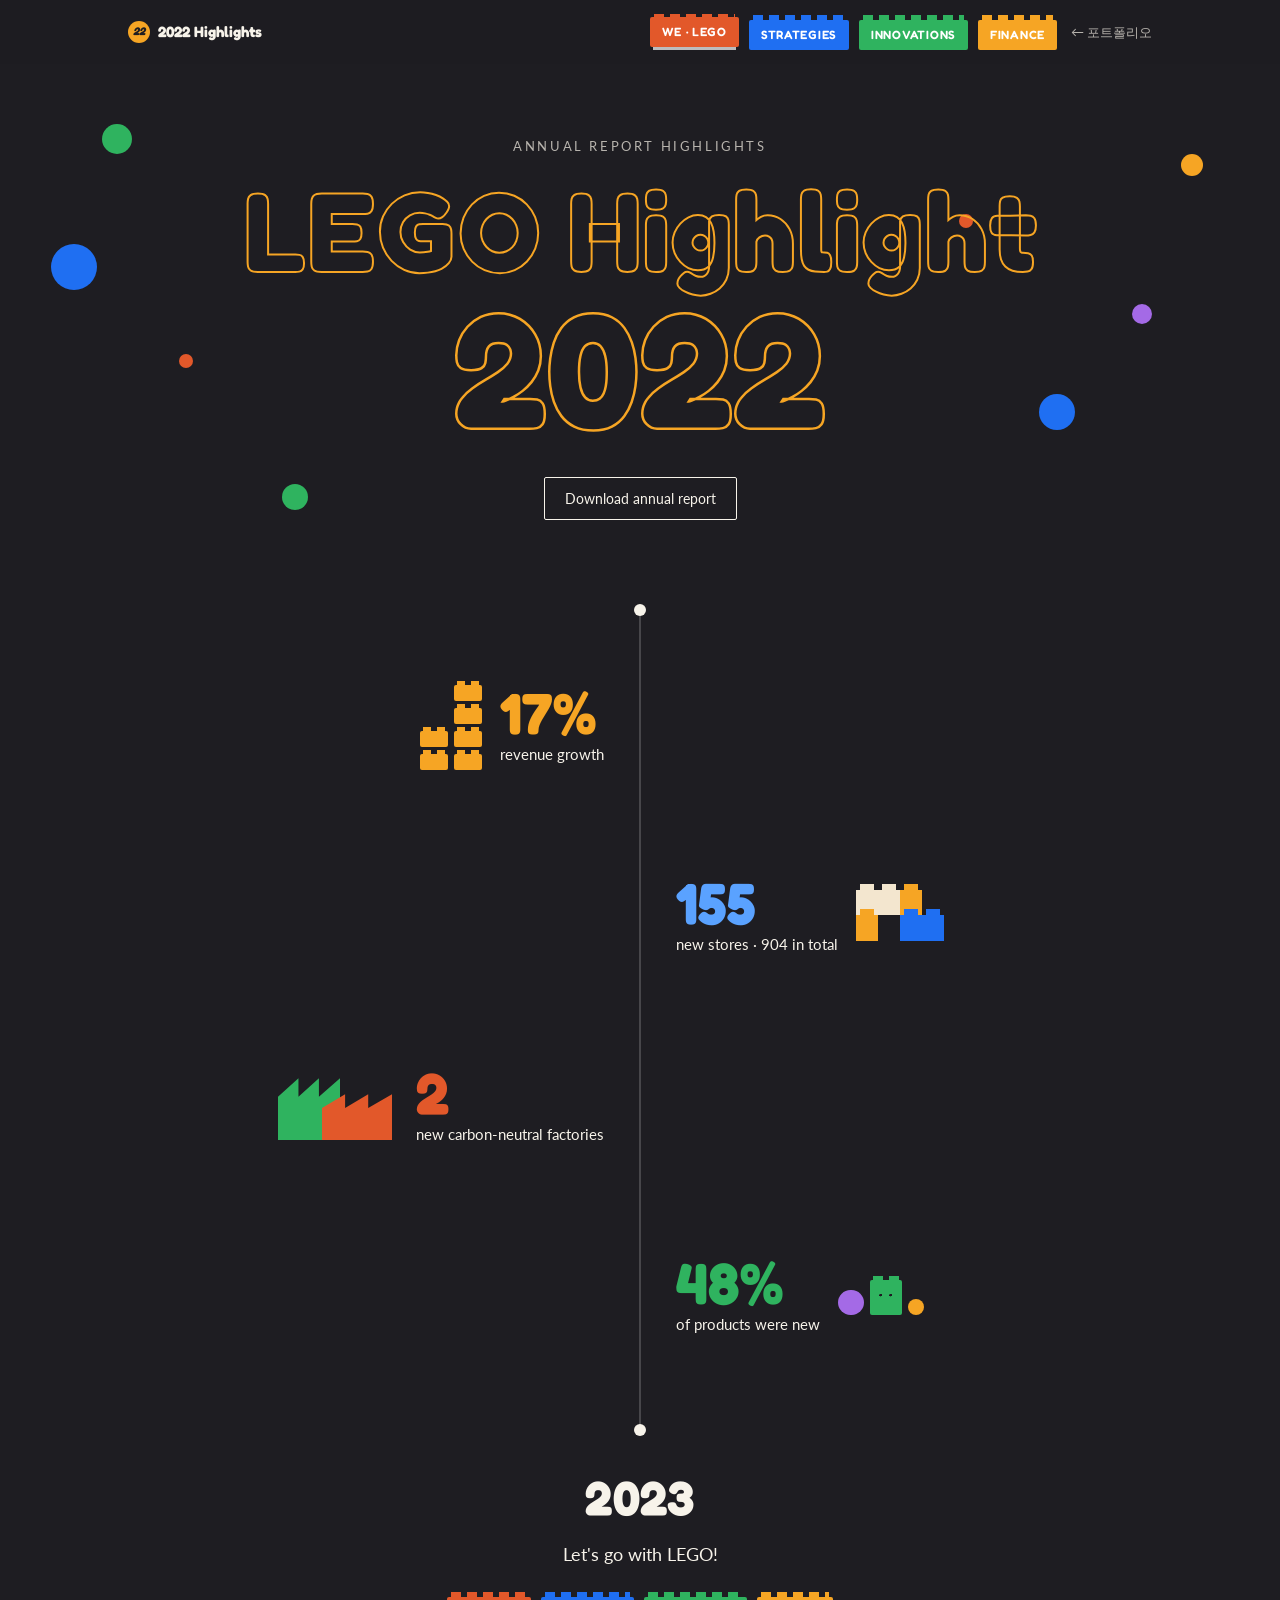
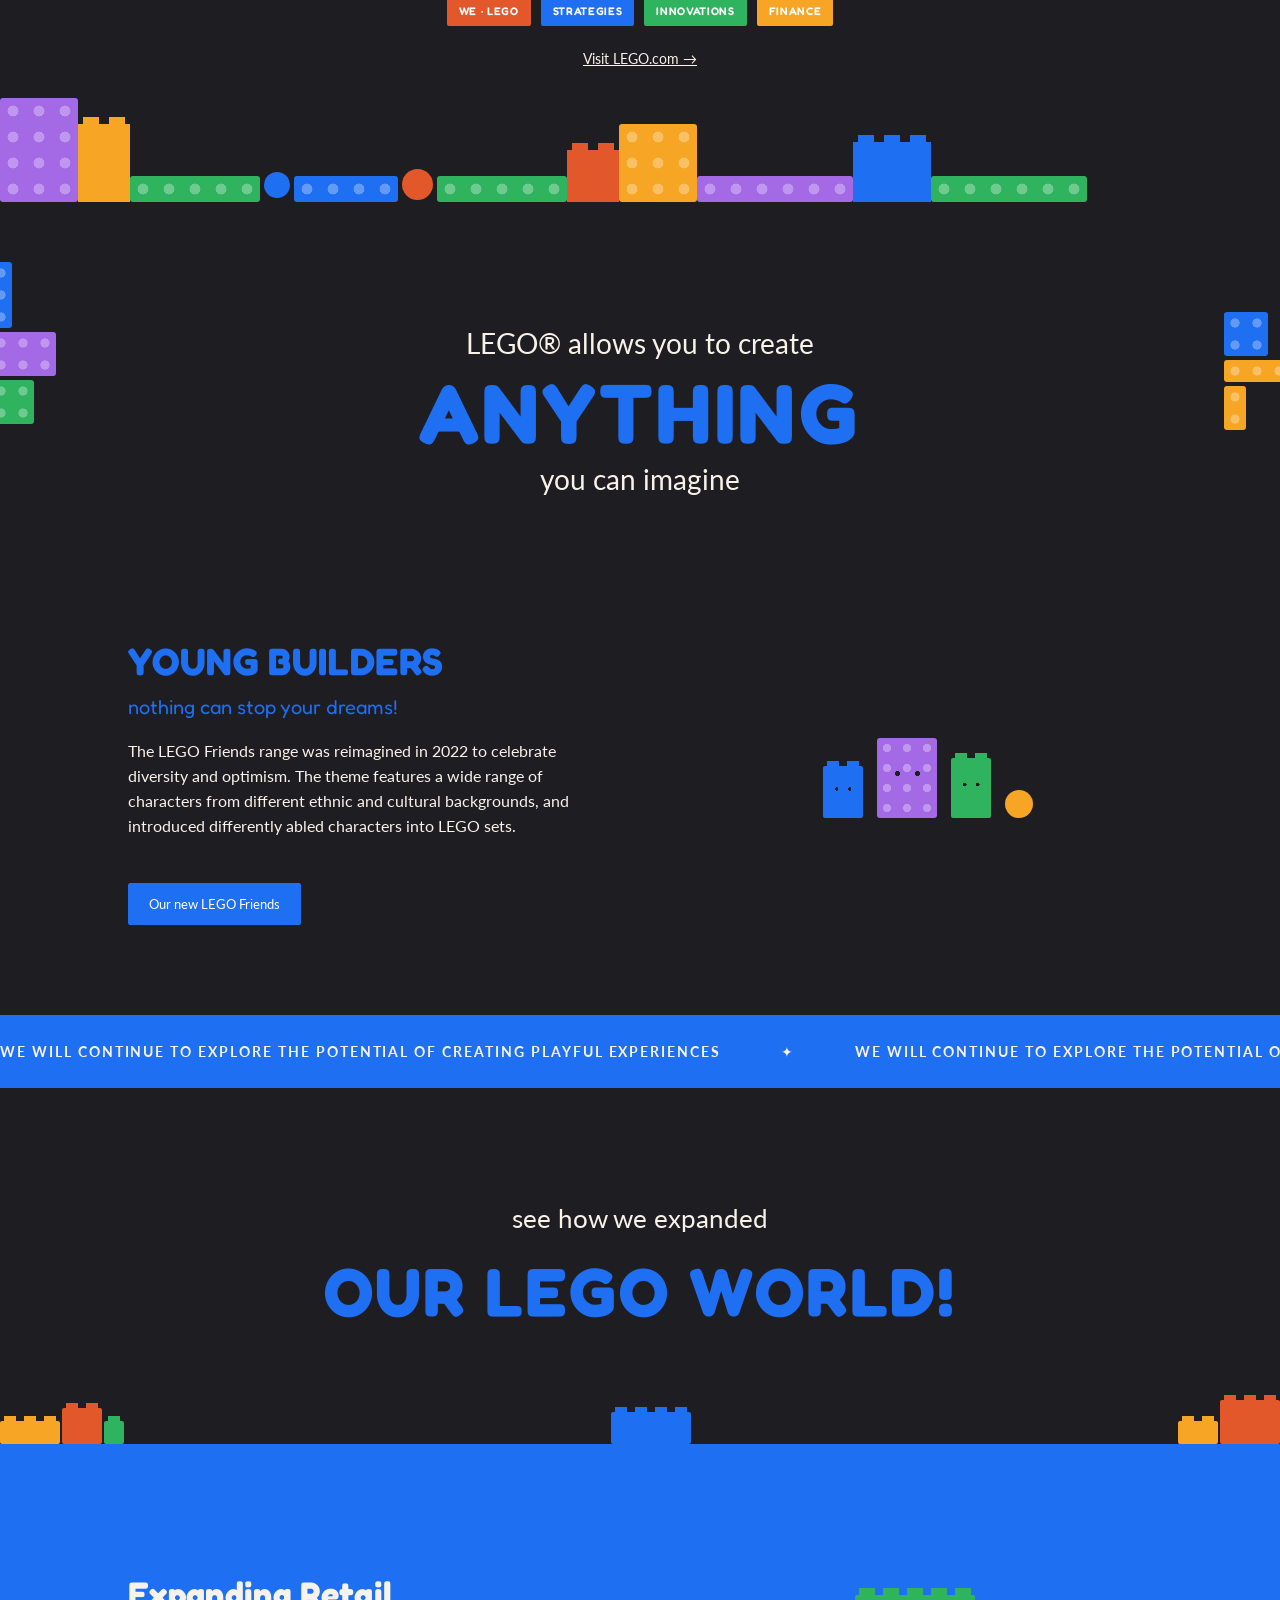
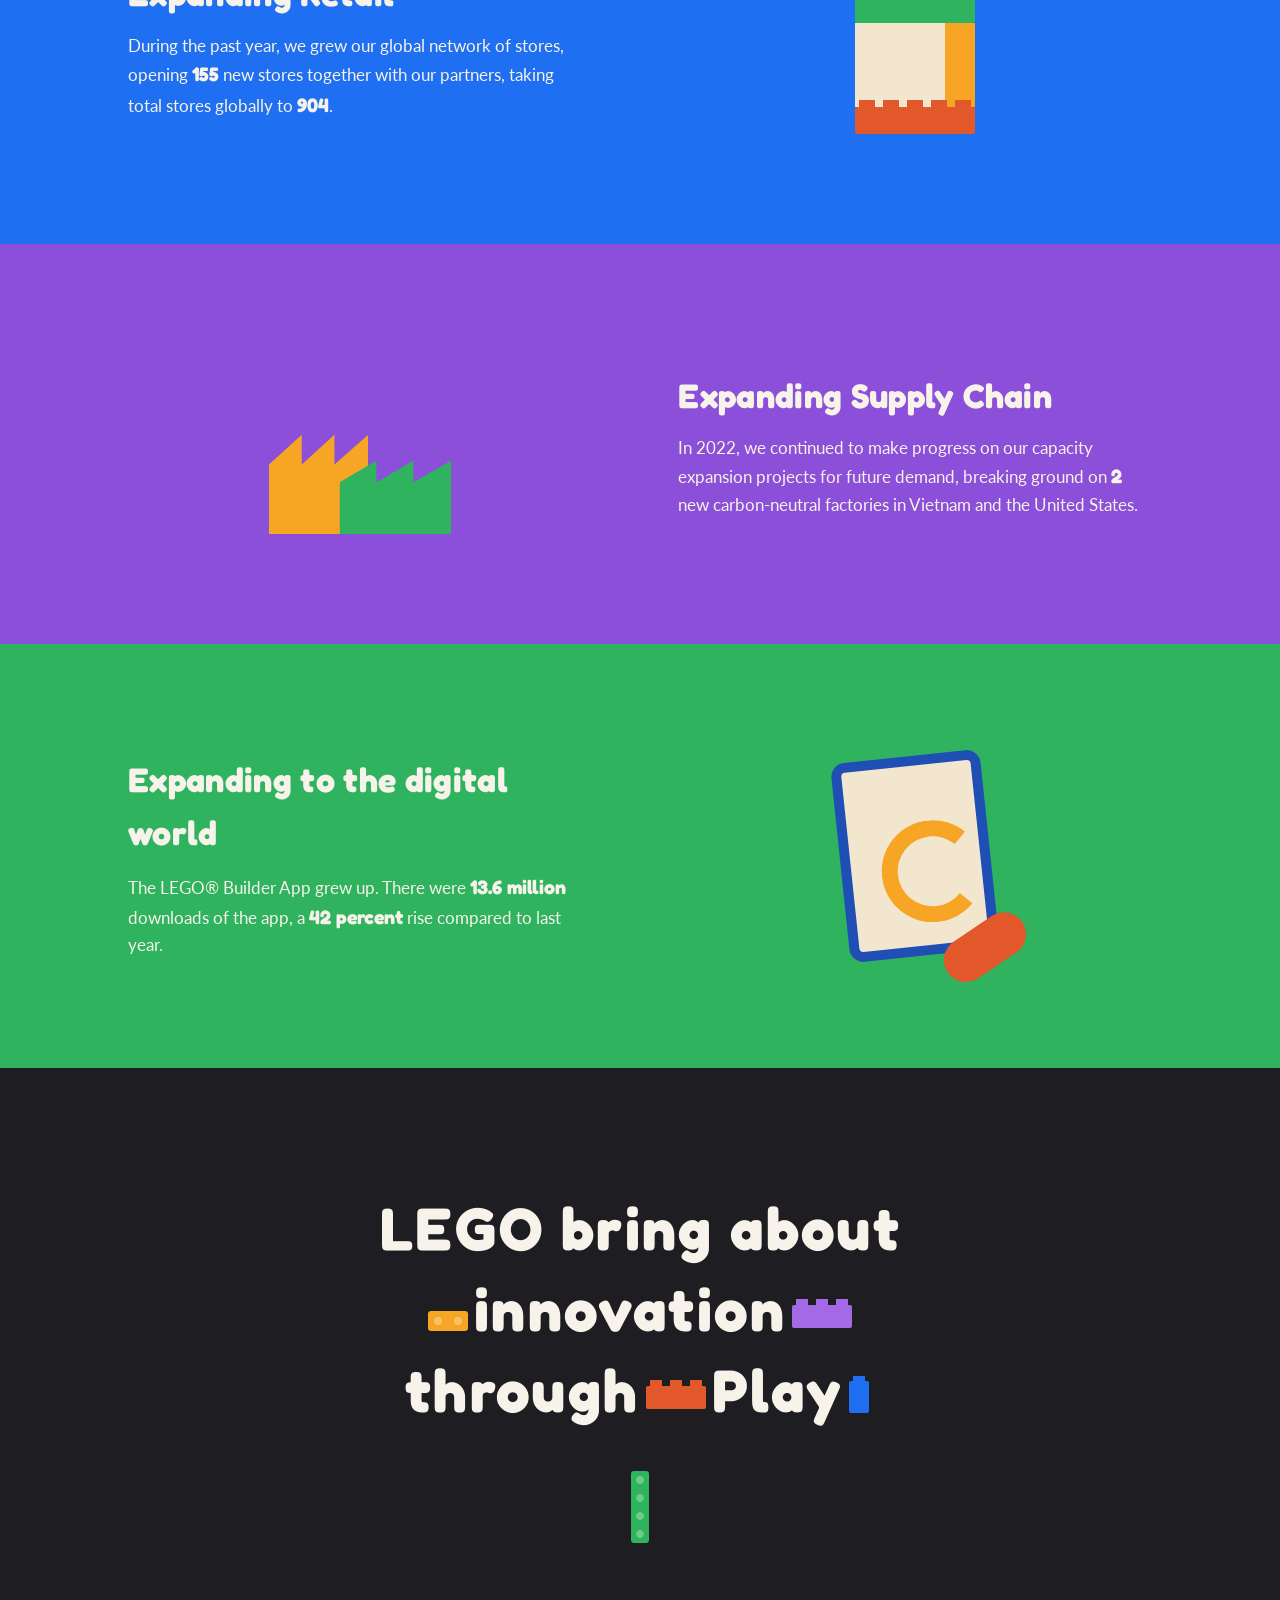
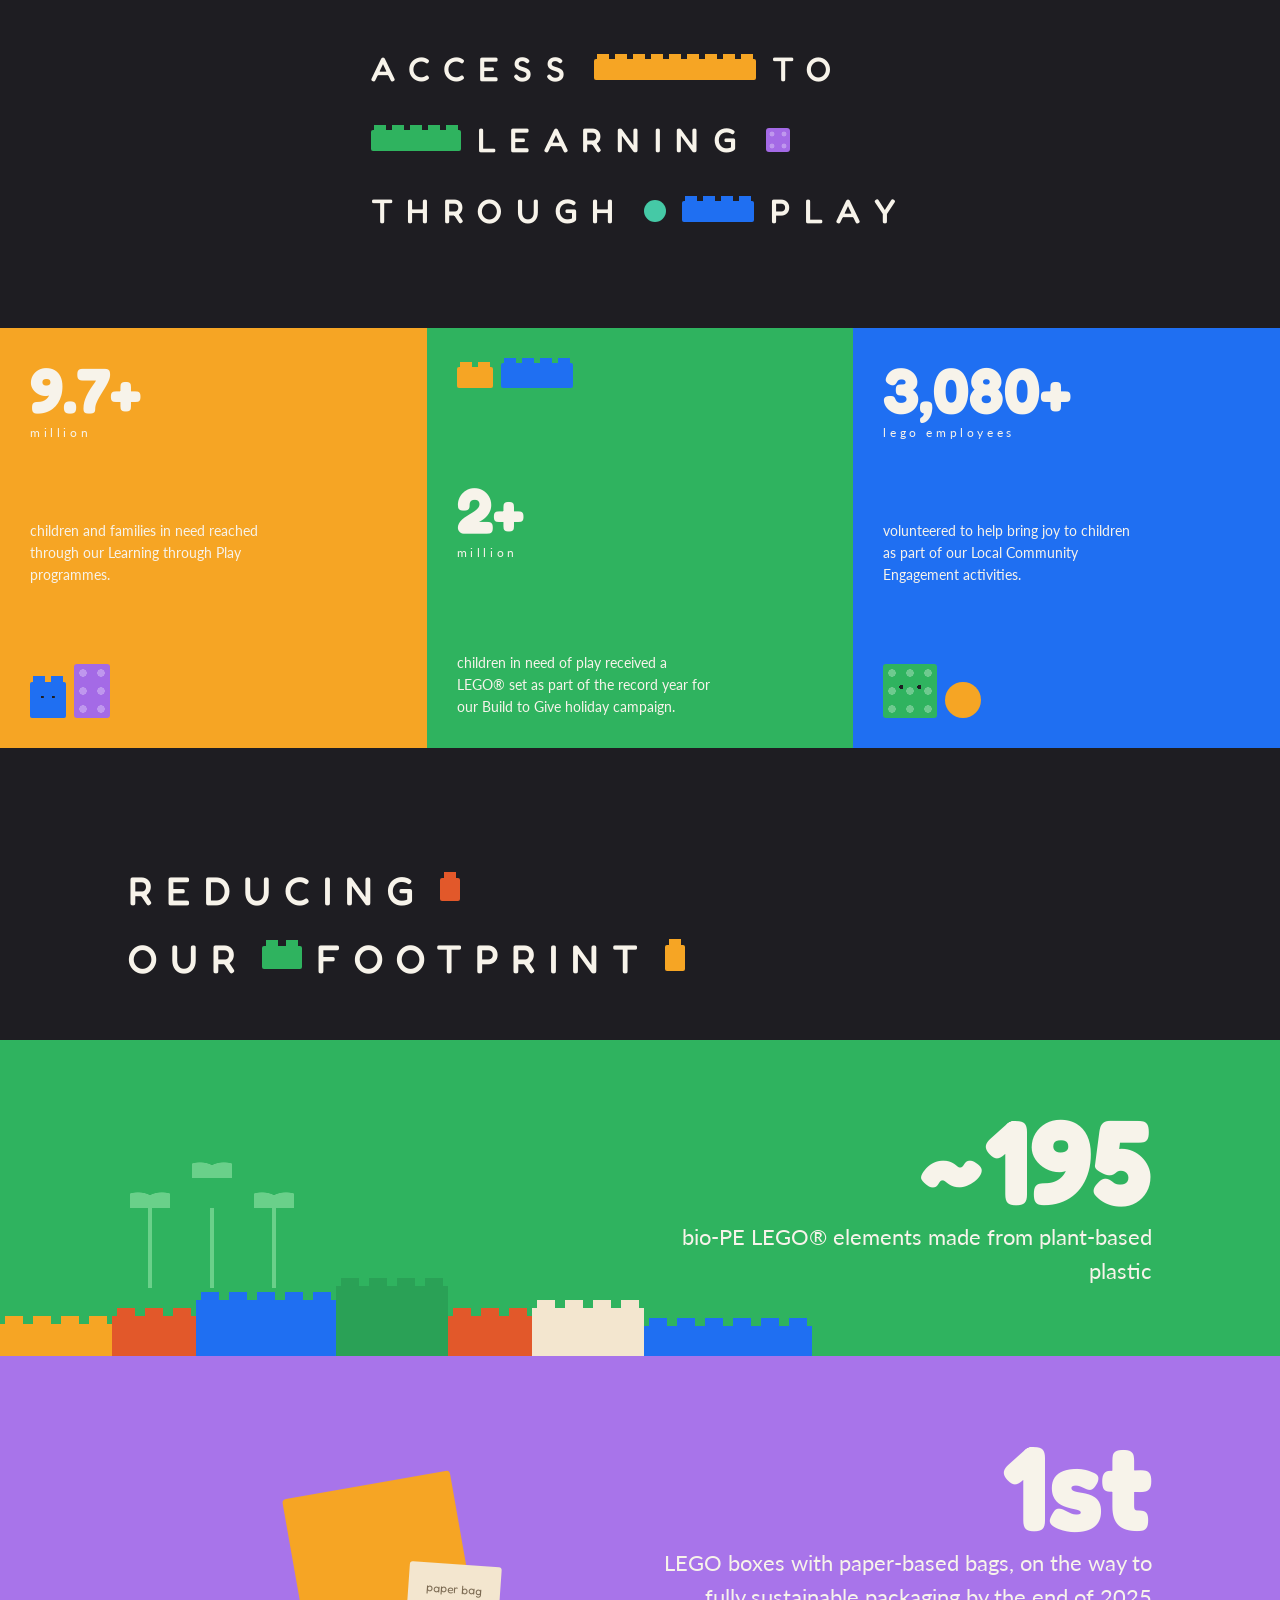
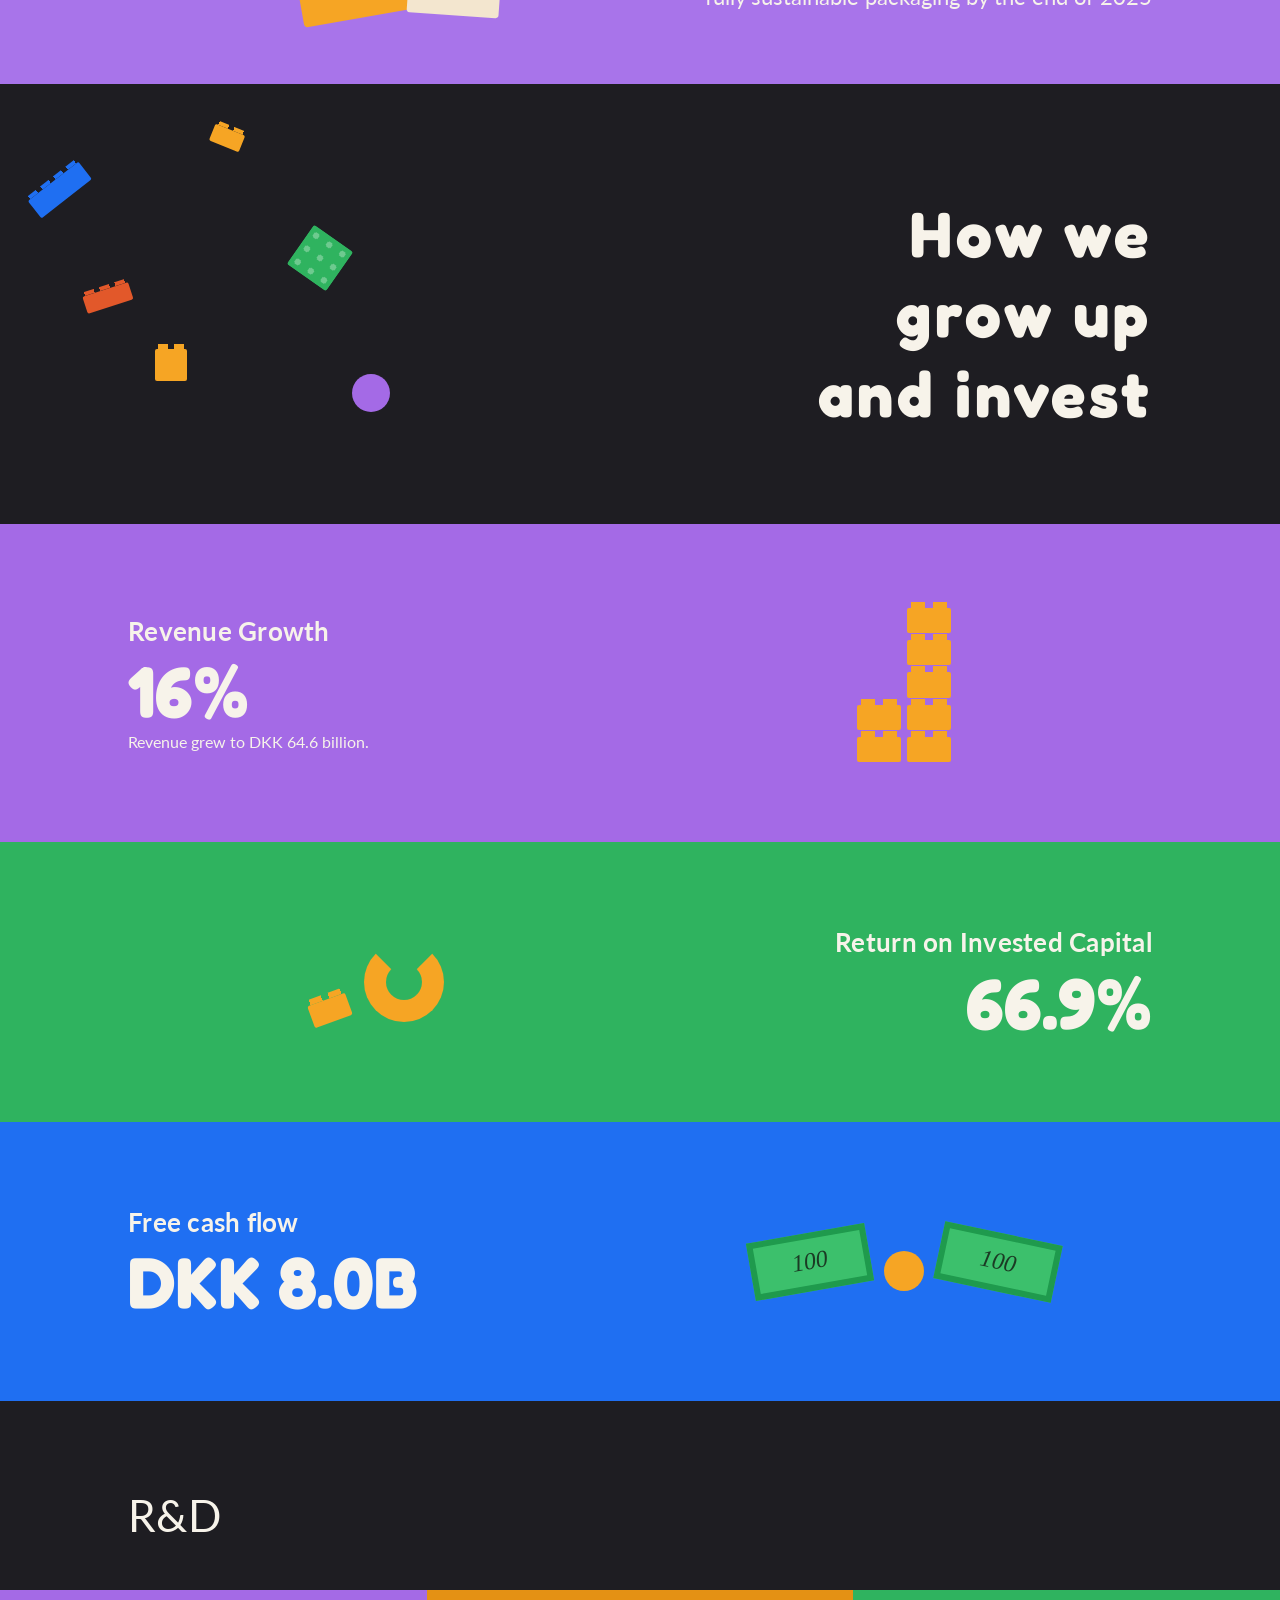
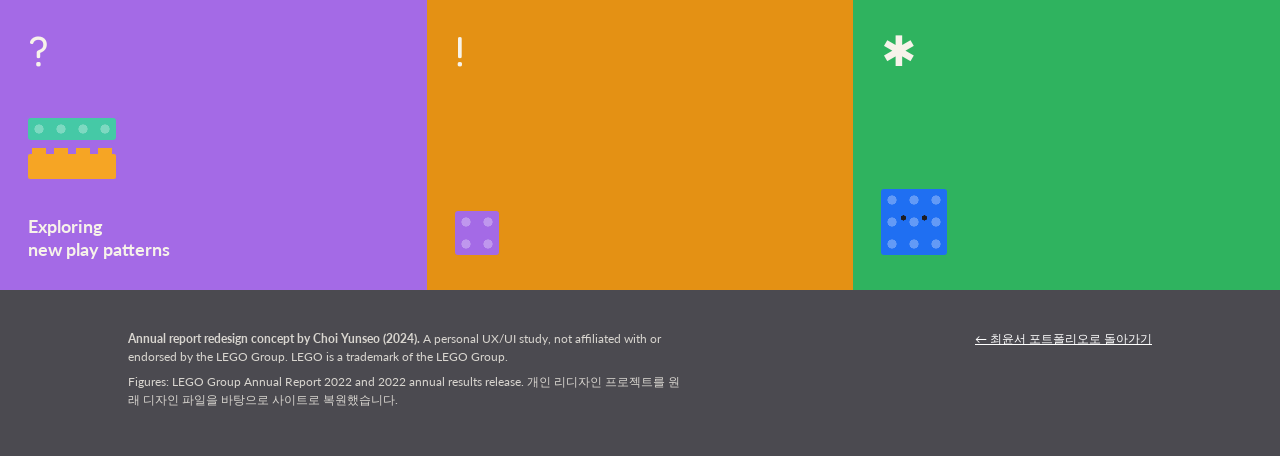
<file: lego/index.html>
<!doctype html>
<html lang="en">
<head>
<meta charset="utf-8">
<meta name="viewport" content="width=device-width,initial-scale=1">
<title>2022 Highlights · Annual report redesign concept</title>
<meta name="description" content="LEGO Group 2022 연례 보고서의 핵심 수치만 골라 스크롤로 보여 주는 하이라이트 페이지. 최윤서의 개인 리디자인 콘셉트(2024)를 사이트로 복원했습니다.">
<meta name="theme-color" content="#1e1d22">
<link rel="icon" href="../assets/favicon.svg" type="image/svg+xml">
<link rel="preconnect" href="https://fonts.googleapis.com">
<link rel="preconnect" href="https://fonts.gstatic.com" crossorigin>
<link rel="stylesheet" href="https://fonts.googleapis.com/css2?family=Fredoka:wght@500;600;700&family=Lato:wght@400;700;900&display=swap">
<style>
:root{
  --bg:#1e1d22; --bg2:#26252b; --ink:#f7f3ea; --muted:#b7b3ad; --foot:#4b4a50;
  --orange:#f6a524; --red:#e2582a; --green:#2fb35f; --blue:#1f6ff2; --purple:#a46ae6; --cream:#f3e6cf; --teal:#45c9a6;
  --u:16px;
  --display:"Fredoka","Arial Rounded MT Bold",system-ui,sans-serif;
  --body:"Lato",system-ui,-apple-system,sans-serif;
  --ease:cubic-bezier(.22,1,.36,1);
}
*{box-sizing:border-box}
html{scroll-behavior:smooth;overflow-x:clip}
@media (prefers-reduced-motion:reduce){html{scroll-behavior:auto}}
body{margin:0;background:var(--bg);color:var(--ink);font-family:var(--body);line-height:1.55;overflow-x:clip;-webkit-font-smoothing:antialiased}
a{color:inherit}
img{max-width:100%;display:block}
.wrap{max-width:1120px;margin:0 auto;padding:0 clamp(18px,5vw,48px)}
h1,h2,h3{font-family:var(--display);font-weight:700;margin:0;letter-spacing:.01em}

/* ---------- bricks ---------- */
.brick{display:inline-block;position:relative;width:calc(var(--n,2)*var(--u));height:calc(var(--u)*1.15);background:var(--c,var(--orange));border-radius:2px;margin-top:calc(var(--u)*.3);vertical-align:middle;flex:none}
.brick::before{content:"";position:absolute;left:0;right:0;top:calc(var(--u)*-.28);height:calc(var(--u)*.3);background:repeating-linear-gradient(90deg,transparent 0 calc(var(--u)*.18),var(--c,var(--orange)) calc(var(--u)*.18) calc(var(--u)*.82),transparent calc(var(--u)*.82) var(--u))}
.brick.tall{height:calc(var(--u)*var(--h,2))}
.plate{display:inline-block;width:calc(var(--n,2)*var(--u));height:calc(var(--m,2)*var(--u));background:radial-gradient(circle,rgba(255,255,255,.3) 0 28%,transparent 31%) 0 0/var(--u) var(--u),var(--c,var(--purple));border-radius:3px;flex:none}
.round{display:inline-block;width:calc(var(--s,1)*var(--u));height:calc(var(--s,1)*var(--u));border-radius:50%;background:var(--c,var(--orange));flex:none}
.face{position:relative}
.face::after{content:"";position:absolute;left:50%;top:38%;width:46%;height:12%;transform:translateX(-50%);background:radial-gradient(circle,#1e1d22 0 40%,transparent 45%) left/30% 100% no-repeat,radial-gradient(circle,#1e1d22 0 40%,transparent 45%) right/30% 100% no-repeat}
.face::before{z-index:1}
.wiggle:hover{animation:wig .5s var(--ease)}
@keyframes wig{30%{transform:rotate(-6deg)}60%{transform:rotate(4deg)}}

/* ---------- nav ---------- */
.nav{position:sticky;top:0;z-index:50;background:rgba(30,29,34,.86);backdrop-filter:blur(10px);-webkit-backdrop-filter:blur(10px)}
.nav .wrap{display:flex;align-items:center;gap:14px;min-height:64px}
.brand{font-family:var(--display);font-weight:700;font-size:15px;text-decoration:none;display:flex;align-items:center;gap:8px;white-space:nowrap}
.brand .round{--u:22px;--c:var(--orange);display:grid;place-items:center;font-size:11px;color:var(--bg);font-weight:700}
.tabs{display:flex;gap:10px;margin-left:auto;overflow-x:auto;scrollbar-width:none;padding-top:6px}
.tabs::-webkit-scrollbar{display:none}
.tab{--u:14px;position:relative;text-decoration:none;font-family:var(--display);font-weight:600;font-size:12px;letter-spacing:.06em;text-transform:uppercase;color:#fff;background:var(--c);padding:6px 12px;border-radius:2px;white-space:nowrap;transition:transform .3s var(--ease)}
.tab::before{content:"";position:absolute;left:4px;right:4px;top:-5px;height:5px;background:repeating-linear-gradient(90deg,var(--c) 0 10px,transparent 10px 16px)}
.tab:hover,.tab.on{transform:translateY(-3px)}
.tab.on{box-shadow:0 6px 0 -3px rgba(255,255,255,.7)}
.back{font-size:13px;color:var(--muted);text-decoration:none;white-space:nowrap}
.back:hover{color:var(--ink)}
@media (max-width:760px){.brand span.t{display:none}.back{display:none}.tab{font-size:11px;padding:5px 9px}}

/* ---------- reveal ---------- */
.js [data-r]{opacity:0;transform:translateY(28px);transition:opacity .9s var(--ease),transform 1s var(--ease)}
.js [data-r].in{opacity:1;transform:none}
@media (prefers-reduced-motion:reduce){.js [data-r]{opacity:1;transform:none}}

/* ---------- 1. WE LEGO ---------- */
.hero{position:relative;padding:72px 0 0;overflow:hidden}
.dots{position:absolute;inset:0;pointer-events:none}
.dots i{position:absolute;border-radius:50%;background:var(--c);width:var(--s);height:var(--s);animation:float 7s ease-in-out infinite;animation-delay:var(--d,0s)}
@keyframes float{50%{transform:translateY(-14px)}}
@media (prefers-reduced-motion:reduce){.dots i{animation:none}}
.hero-title{text-align:center;position:relative}
.hero-title h1{font-size:clamp(46px,9vw,112px);line-height:1;color:transparent;-webkit-text-stroke:2px var(--orange);text-stroke:2px var(--orange)}
.hero-title h1 span{display:block;font-size:1.45em;-webkit-text-stroke-width:2.5px}
.hero-title .eyebrow{font-size:13px;letter-spacing:.2em;text-transform:uppercase;color:var(--muted);margin:0 0 18px}
.btn{display:inline-block;margin-top:28px;border:1.5px solid var(--ink);padding:10px 20px;text-decoration:none;font-size:14px;border-radius:2px;transition:background .25s,color .25s}
.btn:hover{background:var(--ink);color:var(--bg)}
.timeline{position:relative;max-width:820px;margin:90px auto 0;padding:20px 0 40px}
.timeline .line{position:absolute;left:50%;top:0;bottom:0;width:2px;margin-left:-1px;background:rgba(255,255,255,.18)}
.timeline .line i{position:absolute;inset:0;background:var(--ink);transform-origin:top;transform:scaleY(var(--p,0))}
.timeline .line::before,.timeline .line::after{content:"";position:absolute;left:-5px;width:12px;height:12px;border-radius:50%;background:var(--ink)}
.timeline .line::before{top:-6px}.timeline .line::after{bottom:-6px}
.tl{display:grid;grid-template-columns:1fr 1fr;align-items:center;min-height:190px}
.tl .card{display:flex;align-items:center;gap:18px;padding:0 36px}
.tl.l .card{grid-column:1;justify-content:flex-end;text-align:left}
.tl.r .card{grid-column:2}
.stat b{display:block;font-family:var(--display);font-size:clamp(40px,5vw,58px);line-height:1;color:var(--c)}
.stat>span{font-size:15px;color:var(--ink)}
.coins{display:flex;gap:6px;align-items:flex-end;--u:14px}
.coins .col{display:flex;flex-direction:column-reverse;gap:3px}
.coins .col .brick{margin-top:4px;--c:var(--orange)}
.factory{width:120px;height:70px;position:relative}
.factory i{position:absolute;bottom:0;clip-path:polygon(0 100%,0 30%,33% 0,33% 30%,66% 0,66% 30%,100% 0,100% 100%)}
.factory i:nth-child(1){left:0;width:62px;height:62px;background:var(--green)}
.factory i:nth-child(2){left:44px;width:70px;height:46px;background:var(--red)}
.wall{display:grid;grid-template-columns:repeat(2,auto);gap:0;--u:22px}
.wall .brick{margin:0;border-radius:0}
.kids{display:flex;gap:6px;align-items:flex-end;--u:16px}
.cta{text-align:center;padding:30px 0 0}
.cta h2{font-size:clamp(34px,5vw,48px)}
.cta p{margin:6px 0 22px;font-size:18px}
.cta .tabs{justify-content:center;margin:0 auto 20px;overflow:visible;flex-wrap:wrap;row-gap:14px}
.cta .tab{font-size:11px}
.floor{display:flex;align-items:flex-end;margin-top:28px;overflow:hidden;--u:26px}
.floor .brick{margin-top:0;border-radius:0}
.floor .plate{--u:26px}
@media (max-width:760px){
  .timeline .line{left:22px}
  .tl{grid-template-columns:1fr;min-height:150px}
  .tl .card,.tl.l .card,.tl.r .card{grid-column:1;justify-content:flex-start;padding:0 0 0 56px}
  .tl.l .card{flex-direction:row-reverse}
}

/* ---------- 2. STRATEGIES ---------- */
.s-intro{position:relative;text-align:center;padding:120px 0 100px;overflow:hidden}
.s-intro p{font-size:clamp(20px,2.6vw,28px);margin:0}
.s-intro h2{font-size:clamp(44px,7vw,84px);color:var(--blue);letter-spacing:.04em;line-height:1.1}
.cluster{position:absolute;display:grid;gap:4px;--u:22px}
.cluster.left{left:-10px;top:60px}
.cluster.right{right:-10px;top:110px}
.young{display:grid;grid-template-columns:1.2fr 1fr;gap:40px;align-items:center;padding-top:30px;padding-bottom:90px}
.young h3{font-size:clamp(28px,3.4vw,38px);color:var(--blue)}
.young .sub{font-family:var(--display);color:var(--blue);font-size:20px;margin:2px 0 14px}
.young p{color:var(--ink);max-width:460px}
.young .btn{border-color:var(--blue);background:var(--blue);color:#fff;font-size:13px}
.young .btn:hover{background:transparent;color:var(--blue)}
.friends{display:flex;align-items:flex-end;gap:14px;justify-content:center;--u:20px}
.friends .plate{--c:var(--purple)}
.banner{background:var(--blue);overflow:hidden;padding:26px 0}
.banner .track{display:flex;width:max-content;gap:60px;animation:marq 26s linear infinite;font-size:14px;letter-spacing:.14em;font-weight:700}
@keyframes marq{to{transform:translateX(-50%)}}
@media (prefers-reduced-motion:reduce){.banner .track{animation:none}}
.world{text-align:center;padding:110px 0 0}
.world p{font-size:clamp(20px,2.4vw,26px);margin:0}
.world h2{font-size:clamp(36px,6vw,68px);color:var(--blue);letter-spacing:.03em}
.skyline{display:flex;align-items:flex-end;justify-content:space-between;margin-top:50px;--u:20px;gap:4px}
.skyline .grp{display:flex;align-items:flex-end;gap:2px}
.panel{padding:clamp(60px,9vw,110px) 0}
.panel .wrap{display:grid;grid-template-columns:1fr 1fr;gap:clamp(30px,6vw,80px);align-items:center}
.panel h3{font-size:clamp(26px,3vw,34px);margin-bottom:12px}
.panel p{margin:0;font-size:17px;max-width:460px}
.panel .num{font-family:var(--display);font-weight:700;font-size:1.15em}
.panel.blue{background:var(--blue)}.panel.purple{background:#8b4fd9}.panel.green{background:var(--green)}
.panel.rev .wrap>div:first-child{order:2}
.illo{display:flex;justify-content:center;align-items:flex-end;gap:10px;--u:22px;min-height:180px}
.store{display:grid;grid-template-rows:auto auto;--u:24px}
.store .roof{display:flex}
.store .body{display:grid;grid-template-columns:3fr 1fr}
.store .body i{height:84px}
.tablet{width:150px;height:200px;border:10px solid #1f4fb5;border-radius:14px;background:var(--cream);position:relative;transform:rotate(-6deg)}
.tablet::after{content:"";position:absolute;width:70px;height:70px;border:16px solid var(--orange);border-radius:50%;border-right-color:transparent;left:30px;top:56px}
.hand{position:absolute;right:-40px;bottom:-30px;width:90px;height:44px;background:var(--red);border-radius:24px;transform:rotate(-28deg)}
@media (max-width:760px){.young,.panel .wrap{grid-template-columns:1fr}.panel.rev .wrap>div:first-child{order:0}.cluster{display:none}}

/* ---------- 3. INNOVATIONS ---------- */
.i-head{text-align:center;padding-top:120px;padding-bottom:40px}
.i-head h2{font-size:clamp(32px,5vw,60px);line-height:1.35;letter-spacing:.04em}
.i-head h2 .brick,.i-head h2 .plate{--u:clamp(12px,1.6vw,20px);margin:0 6px}
.spine{display:flex;flex-direction:column;align-items:center;margin:40px 0;--u:18px}
.spine .plate{--n:1;--m:4;--c:var(--green)}
.access{font-family:var(--display);font-weight:500;letter-spacing:.4em;font-size:clamp(18px,3vw,34px);display:grid;gap:18px;justify-content:center;padding-top:20px;padding-bottom:90px}
.access div{display:flex;align-items:center;gap:16px;flex-wrap:wrap}
.access .brick{--u:clamp(12px,1.5vw,18px);margin-top:0}
.mosaic{display:grid;grid-template-columns:1fr 1fr 1fr;min-height:420px}
.mosaic>div{padding:30px;position:relative;overflow:hidden;display:flex;flex-direction:column;justify-content:space-between;gap:18px}
.mosaic b{font-family:var(--display);font-size:clamp(42px,5vw,64px);line-height:1}
.mosaic small{display:block;letter-spacing:.3em;text-transform:lowercase;font-size:12px;margin-top:2px}
.mosaic p{margin:0;font-size:14px;max-width:260px}
.mosaic .o{background:var(--orange)}.mosaic .g{background:var(--green)}.mosaic .b{background:var(--blue)}
.mosaic .toys{display:flex;align-items:flex-end;gap:8px;--u:18px}
.footprint{padding-top:110px;padding-bottom:50px}
.footprint h2{font-family:var(--display);font-weight:500;letter-spacing:.32em;font-size:clamp(24px,3.6vw,40px);line-height:1.6;display:grid;gap:4px}
.footprint h2 span{display:flex;align-items:center;gap:14px}
.footprint .brick{--u:clamp(14px,1.6vw,20px);margin-top:0}
.eco{position:relative;overflow:hidden}
.eco .g{background:var(--green);padding:60px 0 0;position:relative}
.eco .p{background:#a874ea;padding:70px 0}
.eco .row{display:grid;grid-template-columns:1fr 1fr;align-items:end;gap:30px}
.eco .big{font-family:var(--display);font-weight:700;font-size:clamp(64px,10vw,120px);line-height:1;text-align:right}
.eco .cap{text-align:right;font-size:clamp(17px,2vw,22px)}
.sprouts{display:flex;align-items:flex-end;gap:18px;--u:22px}
.sprout{position:relative;width:calc(var(--u)*2);height:110px}
.sprout::before{content:"";position:absolute;left:50%;bottom:0;width:4px;height:80px;background:#6ad08a;transform:translateX(-50%)}
.sprout::after{content:"";position:absolute;left:50%;top:6px;width:40px;height:24px;transform:translateX(-50%);background:radial-gradient(ellipse at 20% 100%,#6ad08a 0 45%,transparent 47%),radial-gradient(ellipse at 80% 100%,#6ad08a 0 45%,transparent 47%)}
.ground{display:flex;align-items:flex-end;--u:28px;margin-top:-2px}
.ground .brick{margin-top:0;border-radius:0}
.box{width:170px;height:130px;background:var(--orange);transform:rotate(-10deg);position:relative;border-radius:4px}
.box::after{content:"paper bag";position:absolute;right:-30px;bottom:-14px;background:var(--cream);color:#7b6a52;font-size:12px;padding:16px 18px;transform:rotate(14deg);border-radius:3px;font-family:var(--display)}
@media (max-width:760px){.mosaic{grid-template-columns:1fr}.eco .row{grid-template-columns:1fr}}

/* ---------- 4. FINANCE ---------- */
.f-head{position:relative;padding:110px 0 90px;overflow:hidden;min-height:380px}
.f-head h2{text-align:right;font-size:clamp(34px,5.4vw,64px);letter-spacing:.06em;line-height:1.25}
.fall{position:absolute;left:0;top:0;width:55%;height:100%;pointer-events:none}
.fall>*{position:absolute;transform:translateY(-140%) rotate(var(--r));opacity:0;transition:transform 1.2s var(--ease),opacity .6s}
.fall.in>*{transform:translateY(0) rotate(var(--r));opacity:1;transition-delay:var(--d)}
@media (prefers-reduced-motion:reduce){.fall>*{transform:rotate(var(--r));opacity:1}}
.money{display:grid}
.money>section{padding:clamp(50px,7vw,80px) 0}
.money .wrap{display:grid;grid-template-columns:1fr 1fr;align-items:center;gap:30px}
.money h3{font-family:var(--body);font-weight:700;font-size:clamp(20px,2.4vw,26px)}
.money b{font-family:var(--display);font-size:clamp(46px,6vw,72px);line-height:1.1;display:block}
.money .m1{background:#a46ae6}.money .m2{background:var(--green)}.money .m3{background:var(--blue)}
.money .m2 .txt{text-align:right;order:2}
.money .art{display:flex;justify-content:center;align-items:flex-end;gap:14px;--u:20px}
.bill{display:inline-grid;place-items:center;width:120px;height:58px;background:#3cc06c;border:6px solid #1f9a4d;color:#1b3a24;font-family:Georgia,serif;font-size:24px;font-style:italic;transform:rotate(var(--r,-10deg))}
.rnd{padding:80px 0 0}
.rnd h2{font-family:var(--body);font-weight:400;font-size:clamp(32px,4vw,44px);margin-bottom:40px}
.tiles{display:grid;grid-template-columns:repeat(3,1fr);min-height:300px}
.tiles>div{position:relative;padding:28px;display:flex;flex-direction:column;justify-content:space-between;--u:22px}
.tiles .t1{background:#a46ae6}.tiles .t2{background:#e49114}.tiles .t3{background:var(--green)}
.tiles .mark{font-family:var(--display);font-size:42px}
.tiles .lbl{font-weight:700;font-size:18px;line-height:1.3}
@media (max-width:760px){.money .wrap{grid-template-columns:1fr}.money .m2 .txt{text-align:left;order:0}.tiles{grid-template-columns:1fr}}

/* ---------- footer ---------- */
footer{background:var(--foot);padding:40px 0;font-size:12px;color:#d9d6d0}
footer .wrap{display:flex;justify-content:space-between;gap:30px;flex-wrap:wrap}
footer p{margin:0 0 6px;max-width:560px}
footer a{color:#fff}
</style>
<script>document.documentElement.classList.add('js')</script>
</head>
<body>

<header class="nav">
  <div class="wrap">
    <a class="brand" href="#we"><i class="round" aria-hidden="true">22</i><span class="t">2022 Highlights</span></a>
    <nav class="tabs" aria-label="Sections">
      <a class="tab" href="#we" style="--c:var(--red)">We · LEGO</a>
      <a class="tab" href="#strategies" style="--c:var(--blue)">Strategies</a>
      <a class="tab" href="#innovations" style="--c:var(--green)">Innovations</a>
      <a class="tab" href="#finance" style="--c:var(--orange)">Finance</a>
    </nav>
    <a class="back" href="../#archive">← 포트폴리오</a>
  </div>
</header>

<main>
<!-- ================= WE · LEGO ================= -->
<section id="we" class="hero">
  <div class="dots" aria-hidden="true">
    <i style="--c:var(--green);--s:30px;left:8%;top:60px"></i>
    <i style="--c:var(--blue);--s:46px;left:4%;top:180px;--d:-2s"></i>
    <i style="--c:var(--red);--s:14px;left:14%;top:290px;--d:-4s"></i>
    <i style="--c:var(--purple);--s:20px;right:10%;top:240px;--d:-1s"></i>
    <i style="--c:var(--blue);--s:36px;right:16%;top:330px;--d:-3s"></i>
    <i style="--c:var(--red);--s:14px;right:24%;top:150px;--d:-5s"></i>
    <i style="--c:var(--orange);--s:22px;right:6%;top:90px;--d:-2.5s"></i>
    <i style="--c:var(--green);--s:26px;left:22%;top:420px;--d:-1.5s"></i>
  </div>
  <div class="wrap">
    <div class="hero-title" data-r>
      <p class="eyebrow">Annual Report Highlights</p>
      <h1>LEGO Highlight<span>2022</span></h1>
      <a class="btn" href="https://www.lego.com/en-us/aboutus/lego-group/annual-report" target="_blank" rel="noopener">Download annual report</a>
    </div>

    <div class="timeline" id="tl">
      <div class="line" aria-hidden="true"><i></i></div>
      <div class="tl l" data-r>
        <div class="card">
          <div class="coins" aria-hidden="true">
            <div class="col"><i class="brick" style="--n:2"></i><i class="brick" style="--n:2"></i></div>
            <div class="col"><i class="brick" style="--n:2"></i><i class="brick" style="--n:2"></i><i class="brick" style="--n:2"></i><i class="brick" style="--n:2"></i></div>
          </div>
          <div class="stat" style="--c:var(--orange)"><b><span data-count="17">17</span>%</b><span>revenue growth</span></div>
        </div>
      </div>
      <div class="tl r" data-r>
        <div class="card">
          <div class="stat" style="--c:#5aa2ff"><b data-count="155">155</b><span>new stores · 904 in total</span></div>
          <div class="wall" aria-hidden="true">
            <i class="brick" style="--n:2;--c:var(--cream)"></i><i class="brick" style="--n:1;--c:var(--orange)"></i>
            <i class="brick" style="--n:1;--c:var(--orange)"></i><i class="brick" style="--n:2;--c:var(--blue)"></i>
          </div>
        </div>
      </div>
      <div class="tl l" data-r>
        <div class="card">
          <div class="factory" aria-hidden="true"><i></i><i></i></div>
          <div class="stat" style="--c:var(--red)"><b data-count="2">2</b><span>new carbon-neutral factories</span></div>
        </div>
      </div>
      <div class="tl r" data-r>
        <div class="card">
          <div class="stat" style="--c:var(--green)"><b><span data-count="48">48</span>%</b><span>of products were new</span></div>
          <div class="kids" aria-hidden="true"><i class="round" style="--c:var(--purple);--s:1.6"></i><i class="brick tall face" style="--n:2;--h:2.2;--c:var(--green)"></i><i class="round" style="--c:var(--orange)"></i></div>
        </div>
      </div>
    </div>

    <div class="cta" data-r>
      <h2>2023</h2>
      <p>Let's go with LEGO!</p>
      <nav class="tabs" aria-label="Sections">
        <a class="tab" href="#we" style="--c:var(--red)">We · LEGO</a>
        <a class="tab" href="#strategies" style="--c:var(--blue)">Strategies</a>
        <a class="tab" href="#innovations" style="--c:var(--green)">Innovations</a>
        <a class="tab" href="#finance" style="--c:var(--orange)">Finance</a>
      </nav>
      <a href="https://www.lego.com/" target="_blank" rel="noopener" style="font-size:14px">Visit LEGO.com →</a>
    </div>
  </div>
  <div class="floor" aria-hidden="true">
    <i class="plate" style="--n:3;--m:4;--c:var(--purple)"></i>
    <i class="brick" style="--n:2;--c:var(--orange);height:78px"></i>
    <i class="plate" style="--n:5;--m:1;--c:var(--green)"></i>
    <i class="round" style="--c:var(--blue);--s:1;margin:0 4px 4px"></i>
    <i class="plate" style="--n:4;--m:1;--c:var(--blue)"></i>
    <i class="round" style="--c:var(--red);--s:1.2;margin:0 4px 2px"></i>
    <i class="plate" style="--n:5;--m:1;--c:var(--green)"></i>
    <i class="brick" style="--n:2;--c:var(--red);height:52px"></i>
    <i class="plate" style="--n:3;--m:3;--c:var(--orange)"></i>
    <i class="plate" style="--n:6;--m:1;--c:var(--purple)"></i>
    <i class="brick" style="--n:3;--c:var(--blue);height:60px"></i>
    <i class="plate" style="--n:6;--m:1;--c:var(--green)"></i>
  </div>
</section>

<!-- ================= STRATEGIES ================= -->
<section id="strategies">
  <div class="s-intro">
    <div class="cluster left" aria-hidden="true">
      <i class="plate" style="--n:1;--m:3;--c:var(--blue)"></i>
      <i class="plate" style="--n:3;--m:2;--c:var(--purple)"></i>
      <i class="plate" style="--n:2;--m:2;--c:var(--green)"></i>
    </div>
    <div class="cluster right" aria-hidden="true">
      <i class="plate" style="--n:2;--m:2;--c:var(--blue)"></i>
      <i class="plate" style="--n:3;--m:1;--c:var(--orange)"></i>
      <i class="plate" style="--n:1;--m:2;--c:var(--orange)"></i>
    </div>
    <div class="wrap" data-r>
      <p>LEGO® allows you to create</p>
      <h2>ANYTHING</h2>
      <p>you can imagine</p>
    </div>
  </div>
  <div class="wrap young" data-r>
    <div>
      <h3>YOUNG BUILDERS</h3>
      <p class="sub">nothing can stop your dreams!</p>
      <p>The LEGO Friends range was reimagined in 2022 to celebrate diversity and optimism. The theme features a wide range of characters from different ethnic and cultural backgrounds, and introduced differently abled characters into LEGO sets.</p>
      <a class="btn" href="https://www.lego.com/en-us/themes/friends" target="_blank" rel="noopener">Our new LEGO Friends</a>
    </div>
    <div class="friends" aria-hidden="true">
      <i class="brick tall face wiggle" style="--n:2;--h:2.6;--c:var(--blue)"></i>
      <i class="plate face wiggle" style="--n:3;--m:4"></i>
      <i class="brick tall face wiggle" style="--n:2;--h:3;--c:var(--green)"></i>
      <i class="round" style="--c:var(--orange);--s:1.4"></i>
    </div>
  </div>
  <div class="banner" aria-hidden="true"><div class="track">
    <span>WE WILL CONTINUE TO EXPLORE THE POTENTIAL OF CREATING PLAYFUL EXPERIENCES</span><span>✦</span>
    <span>WE WILL CONTINUE TO EXPLORE THE POTENTIAL OF CREATING PLAYFUL EXPERIENCES</span><span>✦</span>
  </div></div>
  <div class="world" data-r>
    <div class="wrap">
      <p>see how we expanded</p>
      <h2>OUR LEGO WORLD!</h2>
    </div>
    <div class="skyline" aria-hidden="true">
      <div class="grp"><i class="brick" style="--n:3;--c:var(--orange)"></i><i class="brick tall" style="--n:2;--h:1.8;--c:var(--red)"></i><i class="brick" style="--n:1;--c:var(--green)"></i></div>
      <div class="grp"><i class="brick tall" style="--n:4;--h:1.6;--c:var(--blue)"></i></div>
      <div class="grp"><i class="brick" style="--n:2;--c:var(--orange)"></i><i class="brick tall" style="--n:3;--h:2.2;--c:var(--red)"></i></div>
    </div>
  </div>
  <div class="panel blue">
    <div class="wrap" data-r>
      <div>
        <h3>Expanding Retail</h3>
        <p>During the past year, we grew our global network of stores, opening <span class="num">155</span> new stores together with our partners, taking total stores globally to <span class="num">904</span>.</p>
      </div>
      <div class="illo" aria-hidden="true">
        <div class="store"><div class="roof"><i class="brick" style="--n:5;--c:var(--green)"></i></div><div class="body"><i style="background:var(--cream)"></i><i style="background:var(--orange)"></i></div><div class="roof"><i class="brick" style="--n:5;--c:var(--red);margin-top:0"></i></div></div>
      </div>
    </div>
  </div>
  <div class="panel purple rev">
    <div class="wrap" data-r>
      <div>
        <h3>Expanding Supply Chain</h3>
        <p>In 2022, we continued to make progress on our capacity expansion projects for future demand, breaking ground on <span class="num">2</span> new carbon-neutral factories in Vietnam and the United States.</p>
      </div>
      <div class="illo" aria-hidden="true">
        <div class="factory" style="transform:scale(1.6);transform-origin:bottom"><i style="background:var(--orange)"></i><i style="background:var(--green)"></i></div>
      </div>
    </div>
  </div>
  <div class="panel green">
    <div class="wrap" data-r>
      <div>
        <h3>Expanding to the digital world</h3>
        <p>The LEGO® Builder App grew up. There were <span class="num">13.6 million</span> downloads of the app, a <span class="num">42 percent</span> rise compared to last year.</p>
      </div>
      <div class="illo" aria-hidden="true"><div class="tablet"><span class="hand"></span></div></div>
    </div>
  </div>
</section>

<!-- ================= INNOVATIONS ================= -->
<section id="innovations">
  <div class="wrap i-head" data-r>
    <h2>LEGO bring about<br><i class="plate" style="--n:2;--m:1;--c:var(--orange)" aria-hidden="true"></i>innovation<i class="brick" style="--n:3;--c:var(--purple)" aria-hidden="true"></i><br>through<i class="brick" style="--n:3;--c:var(--red)" aria-hidden="true"></i>Play<i class="brick tall" style="--n:1;--h:1.6;--c:var(--blue)" aria-hidden="true"></i></h2>
    <div class="spine" aria-hidden="true"><i class="plate"></i></div>
  </div>
  <div class="wrap access" data-r aria-label="Access to learning through play">
    <div>ACCESS <i class="brick" style="--n:9;--c:var(--orange)"></i> TO</div>
    <div><i class="brick" style="--n:5;--c:var(--green)"></i> LEARNING <i class="plate" style="--n:2;--m:2;--c:var(--purple);--u:12px"></i></div>
    <div>THROUGH <i class="round" style="--c:var(--teal);--s:1.4"></i> <i class="brick" style="--n:4;--c:var(--blue)"></i> PLAY</div>
  </div>
  <div class="mosaic">
    <div class="o" data-r>
      <div><b><span data-count="9.8">9.8</span>+</b><small>million</small></div>
      <p>children and families in need reached through our Learning through Play programmes.</p>
      <div class="toys" aria-hidden="true"><i class="brick tall face" style="--n:2;--h:2;--c:var(--blue)"></i><i class="plate" style="--n:2;--m:3;--c:var(--purple)"></i></div>
    </div>
    <div class="g" data-r>
      <div class="toys" aria-hidden="true"><i class="brick" style="--n:2;--c:var(--orange)"></i><i class="brick tall" style="--n:4;--h:1.4;--c:var(--blue)"></i></div>
      <div><b><span data-count="2">2</span>+</b><small>million</small></div>
      <p>children in need of play received a LEGO® set as part of the record year for our Build to Give holiday campaign.</p>
    </div>
    <div class="b" data-r>
      <div><b><span data-count="3100">3,100</span>+</b><small>LEGO employees</small></div>
      <p>volunteered to help bring joy to children as part of our Local Community Engagement activities.</p>
      <div class="toys" aria-hidden="true"><i class="plate face" style="--n:3;--m:3;--c:var(--green)"></i><i class="round" style="--c:var(--orange);--s:2"></i></div>
    </div>
  </div>
  <div class="wrap footprint" data-r>
    <h2><span>REDUCING <i class="brick" style="--n:1;--c:var(--red)" aria-hidden="true"></i></span><span>OUR <i class="brick" style="--n:2;--c:var(--green)" aria-hidden="true"></i> FOOTPRINT <i class="brick tall" style="--n:1;--h:1.3;--c:var(--orange)" aria-hidden="true"></i></span></h2>
  </div>
  <div class="eco">
    <div class="g">
      <div class="wrap row" data-r>
        <div class="sprouts" aria-hidden="true"><i class="sprout"></i><i class="sprout" style="height:140px"></i><i class="sprout"></i></div>
        <div><div class="big">~<span data-count="200">200</span></div><div class="cap">bio-PE LEGO® elements made from plant-based plastic</div></div>
      </div>
      <div class="ground" aria-hidden="true">
        <i class="brick" style="--n:4;--c:var(--orange)"></i><i class="brick" style="--n:3;--c:var(--red);height:40px"></i><i class="brick" style="--n:5;--c:var(--blue);height:56px"></i><i class="brick" style="--n:4;--c:var(--green);height:70px;filter:brightness(.9)"></i><i class="brick" style="--n:3;--c:var(--red);height:40px"></i><i class="brick" style="--n:4;--c:var(--cream);height:48px"></i><i class="brick" style="--n:6;--c:var(--blue);height:30px"></i>
      </div>
    </div>
    <div class="p">
      <div class="wrap row" data-r>
        <div aria-hidden="true" style="display:flex;justify-content:center"><div class="box"></div></div>
        <div><div class="big">1st</div><div class="cap">LEGO boxes with paper-based bags, on the way to fully sustainable packaging by the end of 2025</div></div>
      </div>
    </div>
  </div>
</section>

<!-- ================= FINANCE ================= -->
<section id="finance">
  <div class="f-head">
    <div class="fall" id="fall" aria-hidden="true">
      <i class="brick tall" style="--n:4;--h:1.4;--c:var(--blue);left:4%;top:90px;--r:-38deg;--d:.05s"></i>
      <i class="brick" style="--n:2;--c:var(--orange);left:30%;top:40px;--r:22deg;--d:.2s"></i>
      <i class="plate" style="--n:3;--m:3;--c:var(--green);left:42%;top:150px;--r:35deg;--d:.35s"></i>
      <i class="round" style="--c:var(--purple);--s:2.4;left:50%;top:290px;--r:0deg;--d:.5s"></i>
      <i class="brick tall" style="--n:2;--h:2;--c:var(--orange);left:22%;top:260px;--r:0deg;--d:.6s"></i>
      <i class="brick" style="--n:3;--c:var(--red);left:12%;top:200px;--r:-18deg;--d:.25s"></i>
    </div>
    <div class="wrap" data-r><h2>How we<br>grow up<br>and invest</h2></div>
  </div>
  <div class="money">
    <section class="m1"><div class="wrap" data-r>
      <div class="txt"><h3>Revenue Growth</h3><b><span data-count="17">17</span>%</b><p style="margin:0">Revenue grew to DKK 64.6 billion.</p></div>
      <div class="art" aria-hidden="true">
        <div class="coins" style="--u:22px"><div class="col"><i class="brick" style="--n:2"></i><i class="brick" style="--n:2"></i></div><div class="col"><i class="brick" style="--n:2"></i><i class="brick" style="--n:2"></i><i class="brick" style="--n:2"></i><i class="brick" style="--n:2"></i><i class="brick" style="--n:2"></i></div></div>
      </div>
    </div></section>
    <section class="m2"><div class="wrap" data-r>
      <div class="txt"><h3>Return on Invested Capital</h3><b><span data-count="77.8">77.8</span>%</b></div>
      <div class="art" aria-hidden="true"><i class="brick" style="--n:2;--c:var(--orange);transform:rotate(-20deg)"></i><i class="round" style="--c:transparent;--s:4;border:22px solid var(--orange);border-top-color:transparent"></i></div>
    </div></section>
    <section class="m3"><div class="wrap" data-r>
      <div class="txt"><h3>Free cash flow</h3><b>DKK <span data-count="9.3">9.3</span>B</b></div>
      <div class="art" aria-hidden="true"><span class="bill">100</span><i class="round" style="--c:var(--orange);--s:2"></i><span class="bill" style="--r:12deg">100</span></div>
    </div></section>
  </div>
  <div class="rnd">
    <div class="wrap" data-r><h2>R&amp;D</h2></div>
    <div class="tiles">
      <div class="t1" data-r><span class="mark">?</span><div aria-hidden="true"><i class="plate" style="--n:4;--m:1;--c:var(--teal)"></i><br><i class="brick" style="--n:4;--c:var(--orange)"></i></div><span class="lbl">Exploring<br>new play patterns</span></div>
      <div class="t2" data-r><span class="mark">!</span><div aria-hidden="true"><i class="plate" style="--n:2;--m:2;--c:var(--purple)"></i></div></div>
      <div class="t3" data-r><span class="mark">✱</span><div aria-hidden="true"><i class="plate face" style="--n:3;--m:3;--c:var(--blue)"></i></div></div>
    </div>
  </div>
</section>
</main>

<footer>
  <div class="wrap">
    <div>
      <p><b>Annual report redesign concept by Choi Yunseo (2024).</b> A personal UX/UI study, not affiliated with or endorsed by the LEGO Group. LEGO is a trademark of the LEGO Group.</p>
      <p>Figures: LEGO Group Annual Report 2022 and 2022 annual results release. 개인 리디자인 프로젝트를 원래 디자인 파일을 바탕으로 사이트로 복원했습니다.</p>
    </div>
    <div><a href="../#archive">← 최윤서 포트폴리오로 돌아가기</a></div>
  </div>
</footer>

<script>
(function(){
  var reduce = window.matchMedia && matchMedia('(prefers-reduced-motion: reduce)').matches;
  var $$ = function(s){ return Array.prototype.slice.call(document.querySelectorAll(s)); };
  var items = $$('[data-r]'), counters = $$('[data-count]'), fall = document.getElementById('fall');
  var tabs = $$('.nav .tab'), secs = ['we','strategies','innovations','finance'].map(function(id){ return document.getElementById(id); });
  var line = document.querySelector('.timeline .line'), tl = document.getElementById('tl');
  function countUp(el){
    if (el.dataset.done) return; el.dataset.done = 1;
    var end = parseFloat(el.dataset.count), dec = (el.dataset.count.split('.')[1]||'').length;
    var fmt = function(v){ return v.toLocaleString('en-US',{minimumFractionDigits:dec,maximumFractionDigits:dec}); };
    if (reduce) { el.textContent = fmt(end); return; }
    var t0 = performance.now(), dur = 1200;
    (function step(now){ var k = Math.min(1,(now-t0)/dur), e = 1-Math.pow(1-k,3); el.textContent = fmt(end*e); if (k<1) requestAnimationFrame(step); })(t0);
  }
  function tick(){
    var vh = window.innerHeight, y = window.scrollY;
    items = items.filter(function(el){ if (el.getBoundingClientRect().top < vh*0.9){ el.classList.add('in'); return false; } return true; });
    counters = counters.filter(function(el){ if (el.getBoundingClientRect().top < vh*0.88){ countUp(el); return false; } return true; });
    if (fall && fall.getBoundingClientRect().top < vh*0.7) fall.classList.add('in');
    if (tl && line){ var r = tl.getBoundingClientRect(); var p = Math.min(1, Math.max(0, (vh*0.6 - r.top) / r.height)); line.style.setProperty('--p', reduce ? 1 : p); }
    var cur = 0; secs.forEach(function(s,i){ if (s && s.getBoundingClientRect().top < 120) cur = i; });
    tabs.forEach(function(t,i){ t.classList.toggle('on', i === cur); });
  }
  var busy = false;
  window.addEventListener('scroll', function(){ if (!busy){ busy = true; requestAnimationFrame(function(){ busy = false; tick(); }); } }, {passive:true});
  window.addEventListener('resize', tick);
  tick(); setTimeout(tick, 300);
})();
</script>
</body>
</html>
</file>
